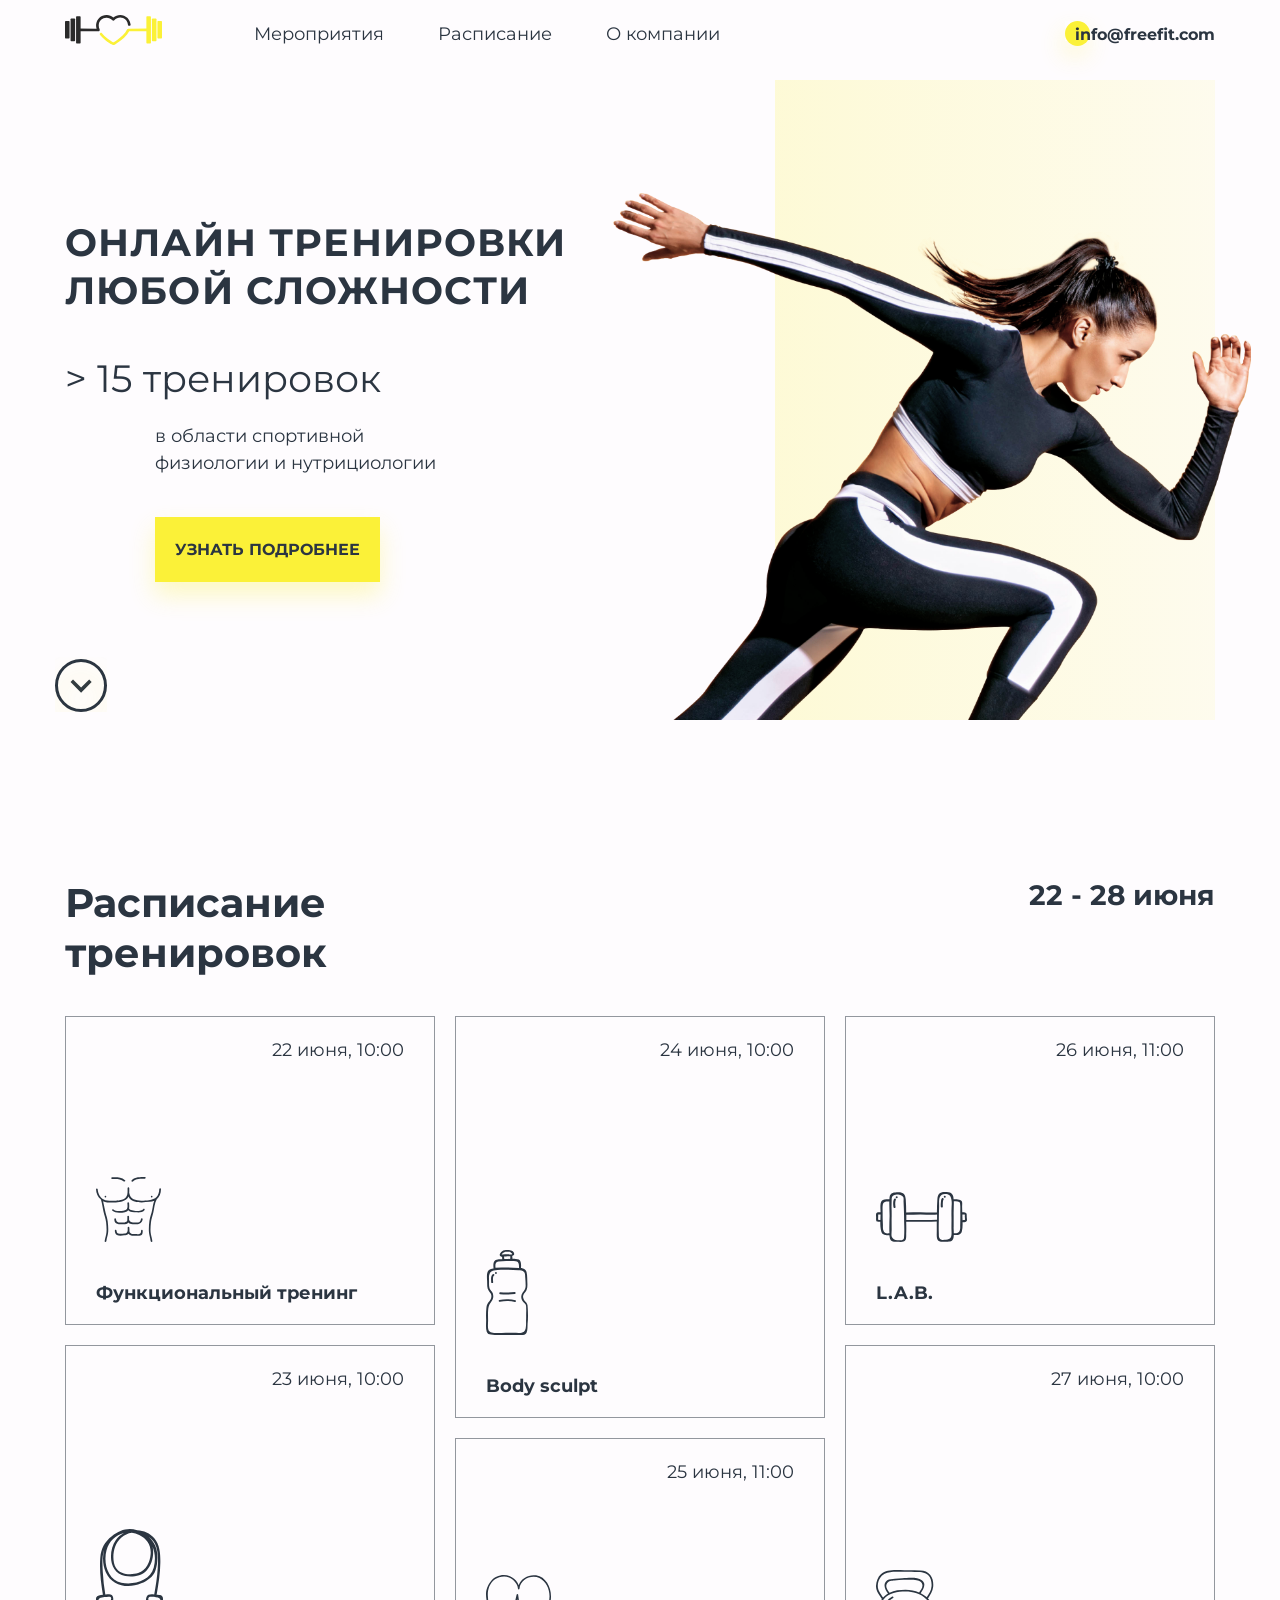
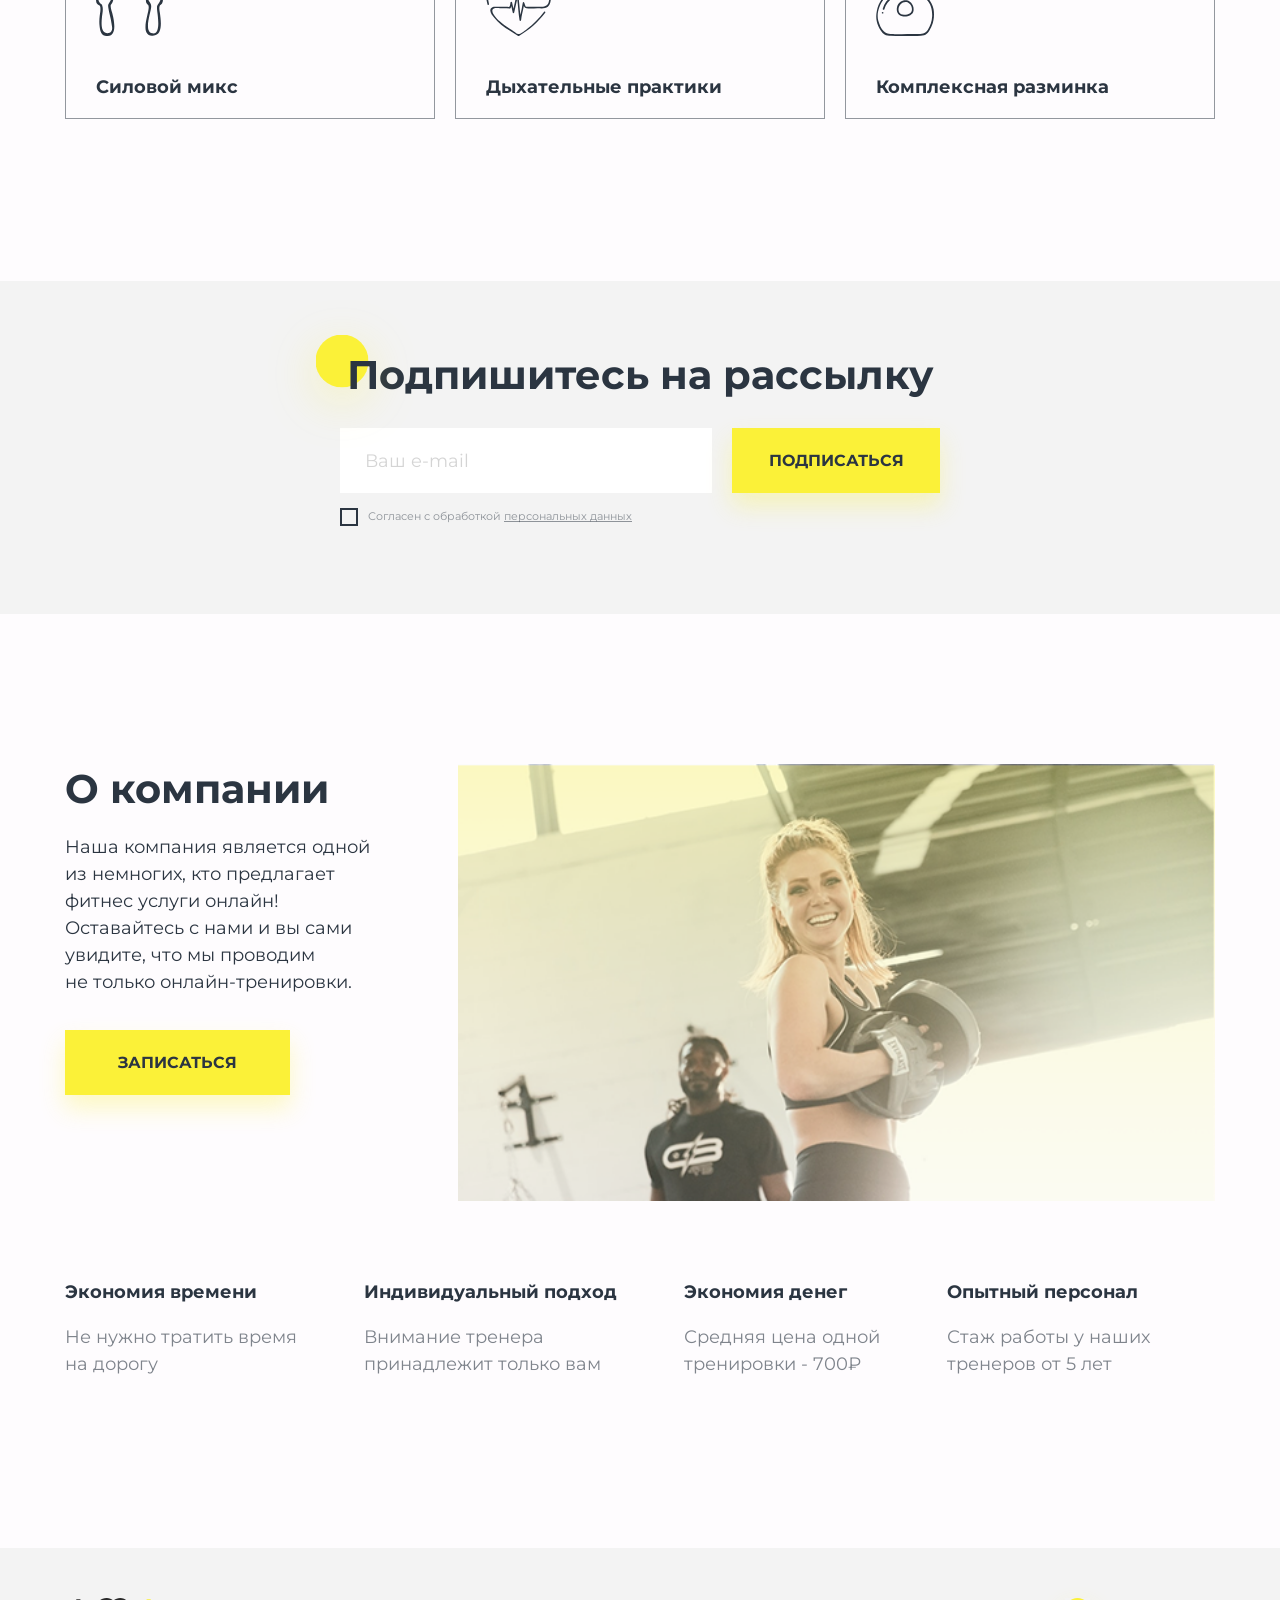
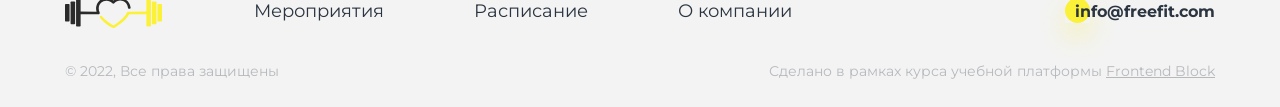
<file: freefit/index.html>
<!DOCTYPE html>
<html lang="en">
  <head>
    <meta charset="UTF-8" />
    <meta name="viewport" content="width=device-width, initial-scale=1.0" />
    <link rel="stylesheet" href="./css/style.css" />
    <script type="module" src="./js/script.js" defer></script>
    <link rel="shortcut icon" href="./images/favicon.png" type="image/x-icon">
    <title>FreeFit</title>
  </head>
  <body>
    <header class="header">
      <div class="container">
        <div class="header__wrapper">
          <a href="./index.html" class="logo">
            <img src="./images/logo.svg" alt="" class="logo-img" />
          </a>
          <button class="burger-btn">
            <span class="burger-btn-icon"></span>
            <span class="burger-btn-icon"></span>
            <span class="burger-btn-icon"></span>
          </button>
          <nav class="menu">
            <ul class="menu-list">
              <li class="menu-list__item">
                <a href="" class="menu-list__link">Мероприятия</a>
              </li>
              <li class="menu-list__item">
                <a href="" class="menu-list__link">Расписание</a>
              </li>
              <li class="menu-list__item">
                <a href="" class="menu-list__link">О компании</a>
              </li>
            </ul>
          </nav>

          <a href="mailto:info@freefit.com" class="header-link"
            >info@freefit.com</a
          >
        </div>
      </div>
    </header>
    <main class="main">
      <section class="hero">
        <div class="container hero__container">
          <div class="hero__info">
            <h1 class="hero__title">онлайн тренировки <br />любой сложности</h1>
            <h2 class="hero__subtitle">&gt; 15 тренировок</h2>
            <p class="hero__text">
              в области спортивной<br />
              физиологии и нутрициологии
            </p>
            <button class="button hero__button">Узнать подробнее</button>
            <a href="#schedule" class="hero__anchor">
              <img src="./images/arrow.svg" alt="" class="hero__anchor-img" />
            </a>
          </div>

          <div class="hero-bg"></div>
          <img src="./images/hero-image.png" class="hero-img" />
        </div>
      </section>

      <section class="schedule" id="schedule">
        <div class="container schedule__container">
          <div class="schedule__title">
            <h1>Расписание <br />тренировок</h1>
            <h2>22 - 28 июня</h2>
          </div>
          <div class="schedule__cards">
            <div class="schedule__card">
              <p class="schedule__card-date">22 июня, 10:00</p>
              <div class="schedule__card-main">
                <img
                  src="./images/body.svg"
                  alt=""
                  class="schedule__card-img"
                />
                <h2 class="schedule__card-title">Функциональный тренинг</h2>
              </div>
            </div>
            <div class="schedule__card">
              <p class="schedule__card-date">24 июня, 10:00</p>
              <div class="schedule__card-main">
                <img
                  src="./images/bottle.svg"
                  alt=""
                  class="schedule__card-img"
                />
                <h2 class="schedule__card-title">Body sculpt</h2>
              </div>
            </div>
            <div class="schedule__card">
              <p class="schedule__card-date">26 июня, 11:00</p>
              <div class="schedule__card-main">
                <img
                  src="./images/dumbbell.svg"
                  alt=""
                  class="schedule__card-img"
                />
                <h2 class="schedule__card-title">L.A.B.</h2>
              </div>
            </div>
            <div class="schedule__card">
              <p class="schedule__card-date">23 июня, 10:00</p>
              <div class="schedule__card-main">
                <img
                  src="./images/jump.svg"
                  alt=""
                  class="schedule__card-img"
                />
                <h2 class="schedule__card-title">Силовой микс</h2>
              </div>
            </div>
            <div class="schedule__card">
              <p class="schedule__card-date">25 июня, 11:00</p>
              <div class="schedule__card-main">
                <img
                  src="./images/heart.svg"
                  alt=""
                  class="schedule__card-img"
                />
                <h2 class="schedule__card-title">Дыхательные практики</h2>
              </div>
            </div>
            <div class="schedule__card">
              <p class="schedule__card-date">27 июня, 10:00</p>
              <div class="schedule__card-main">
                <img
                  src="./images/weight.svg"
                  alt=""
                  class="schedule__card-img"
                />
                <h2 class="schedule__card-title">Комплексная разминка</h2>
              </div>
            </div>
          </div>
        </div>
      </section>

      <section class="mailing">
        <div class="container mailing__container">
          <h1 class="mailing__title">
            <span class="mailing__circle">П</span>одпишитесь на&nbsp;рассылку
          </h1>
          <form action="#" class="mailing__form-input">
            <div class="mailing__form-container">
              <div class="inputs">
                <input type="email" id="input" placeholder="Ваш e-mail" />
                <button class="button mailing__button">ПОДПИСАТЬСЯ</button>
              </div>
              <div class="checkbox-input">
                <label class="custom-checkbox">
                  <input type="checkbox" />
                  <span class="checkmark"></span>
                  <p>Согласен с обработкой <span>персональных данных</span></p>
                </label>
              </div>
            </div>
          </form>
        </div>
      </section>
      <section class="about">
        <div class="container about__container">
          <div class="about__main">
            <div class="about__info">
              <h1 class="about__info-title">О компании</h1>
              <p class="about__info-text">
                Наша компания является одной из немногих, кто предлагает фитнес
                услуги онлайн! Оставайтесь с&nbsp;нами и вы сами увидите, что мы
                проводим не&nbsp;только онлайн-тренировки.
              </p>
              <button class="button about__info-button">Записаться</button>
            </div>
            <img
              src="./images/about-image.png"
              alt=""
              class="about__info-img"
            />
          </div>
          <div class="about__pluses">
            <div class="about__pluses-card">
              <h2 class="about__pluses-title">Экономия времени</h2>
              <p class="about__pluses-text">Не нужно тратить время <br>на дорогу</p>
            </div>
            <div class="about__pluses-card">
              <h2 class="about__pluses-title">Индивидуальный подход</h2>
              <p class="about__pluses-text">
                Внимание тренера<br> принадлежит только вам
              </p>
            </div>
            <div class="about__pluses-card">
              <h2 class="about__pluses-title">Экономия денег</h2>
              <p class="about__pluses-text">
                Средняя цена одной <br>тренировки - 700₽
              </p>
            </div>
            <div class="about__pluses-card">
              <h2 class="about__pluses-title">Опытный персонал</h2>
              <p class="about__pluses-text">
                Стаж работы у наших <br>тренеров от 5 лет
              </p>
            </div>
          </div>
        </div>
      </section>
    </main>
    <footer class="footer">
      <div class="container footer__container">
        <div class="footer__wrapper">
          <a href="./index.html" class="logo">
            <img src="./images/logo.svg" alt="" class="logo-img" />
          </a>

          <nav class="footer__menu">
            <ul class="footer__menu-list">
              <li class="footer__menu-list__item">
                <a href="" class="footer__menu-list__link">Мероприятия</a>
              </li>
              <li class="footer__menu-list__item">
                <a href="" class="footer__menu-list__link">Расписание</a>
              </li>
              <li class="footer__menu-list__item">
                <a href="" class="footer__menu-list__link">О компании</a>
              </li>
            </ul>
          </nav>
          <a href="mailto:info@freefit.com" class="footer__link"
            >info@freefit.com</a
          >
        </div>
        <div class="copyright">
          <p>© 2022, Все права защищены</p>
          <p>
            Сделано в рамках курса учебной платформы <span>Frontend Block</span>
          </p>
        </div>
      </div>
    </footer>
  </body>
</html>
</file>
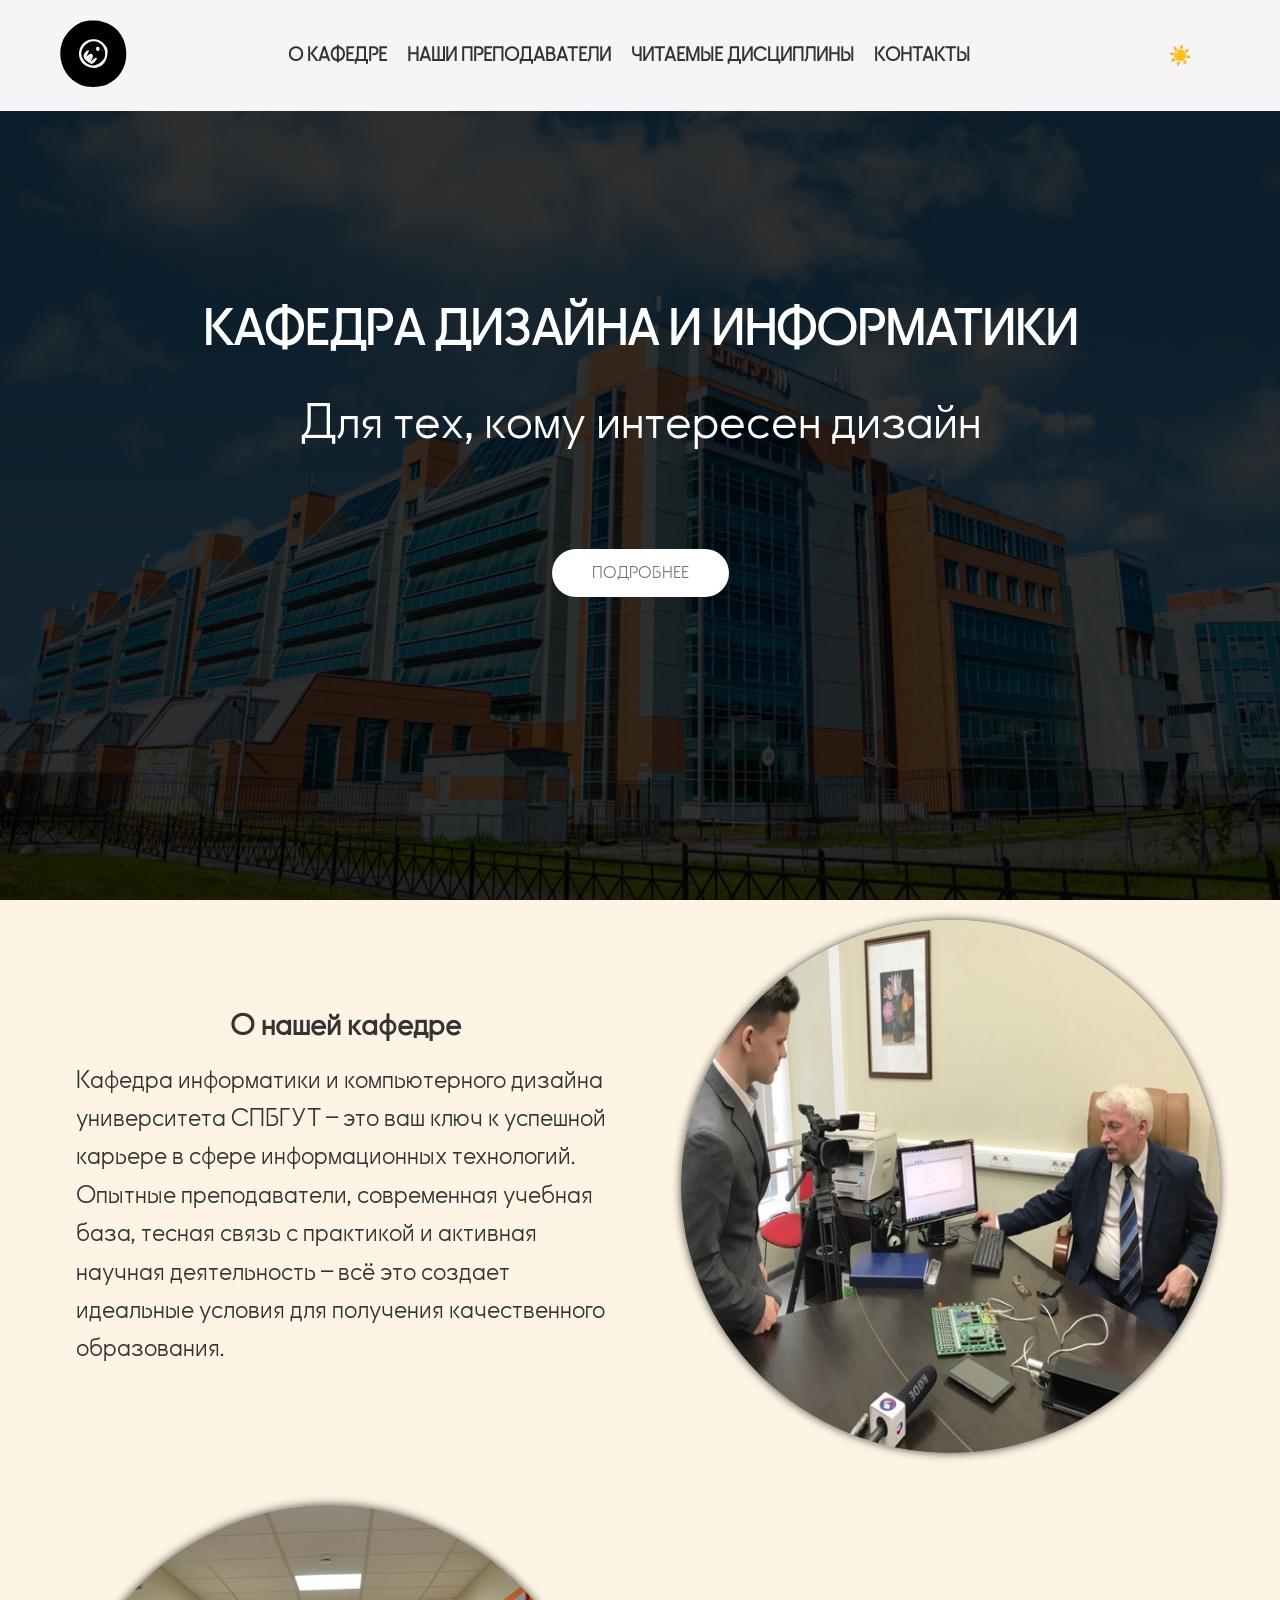
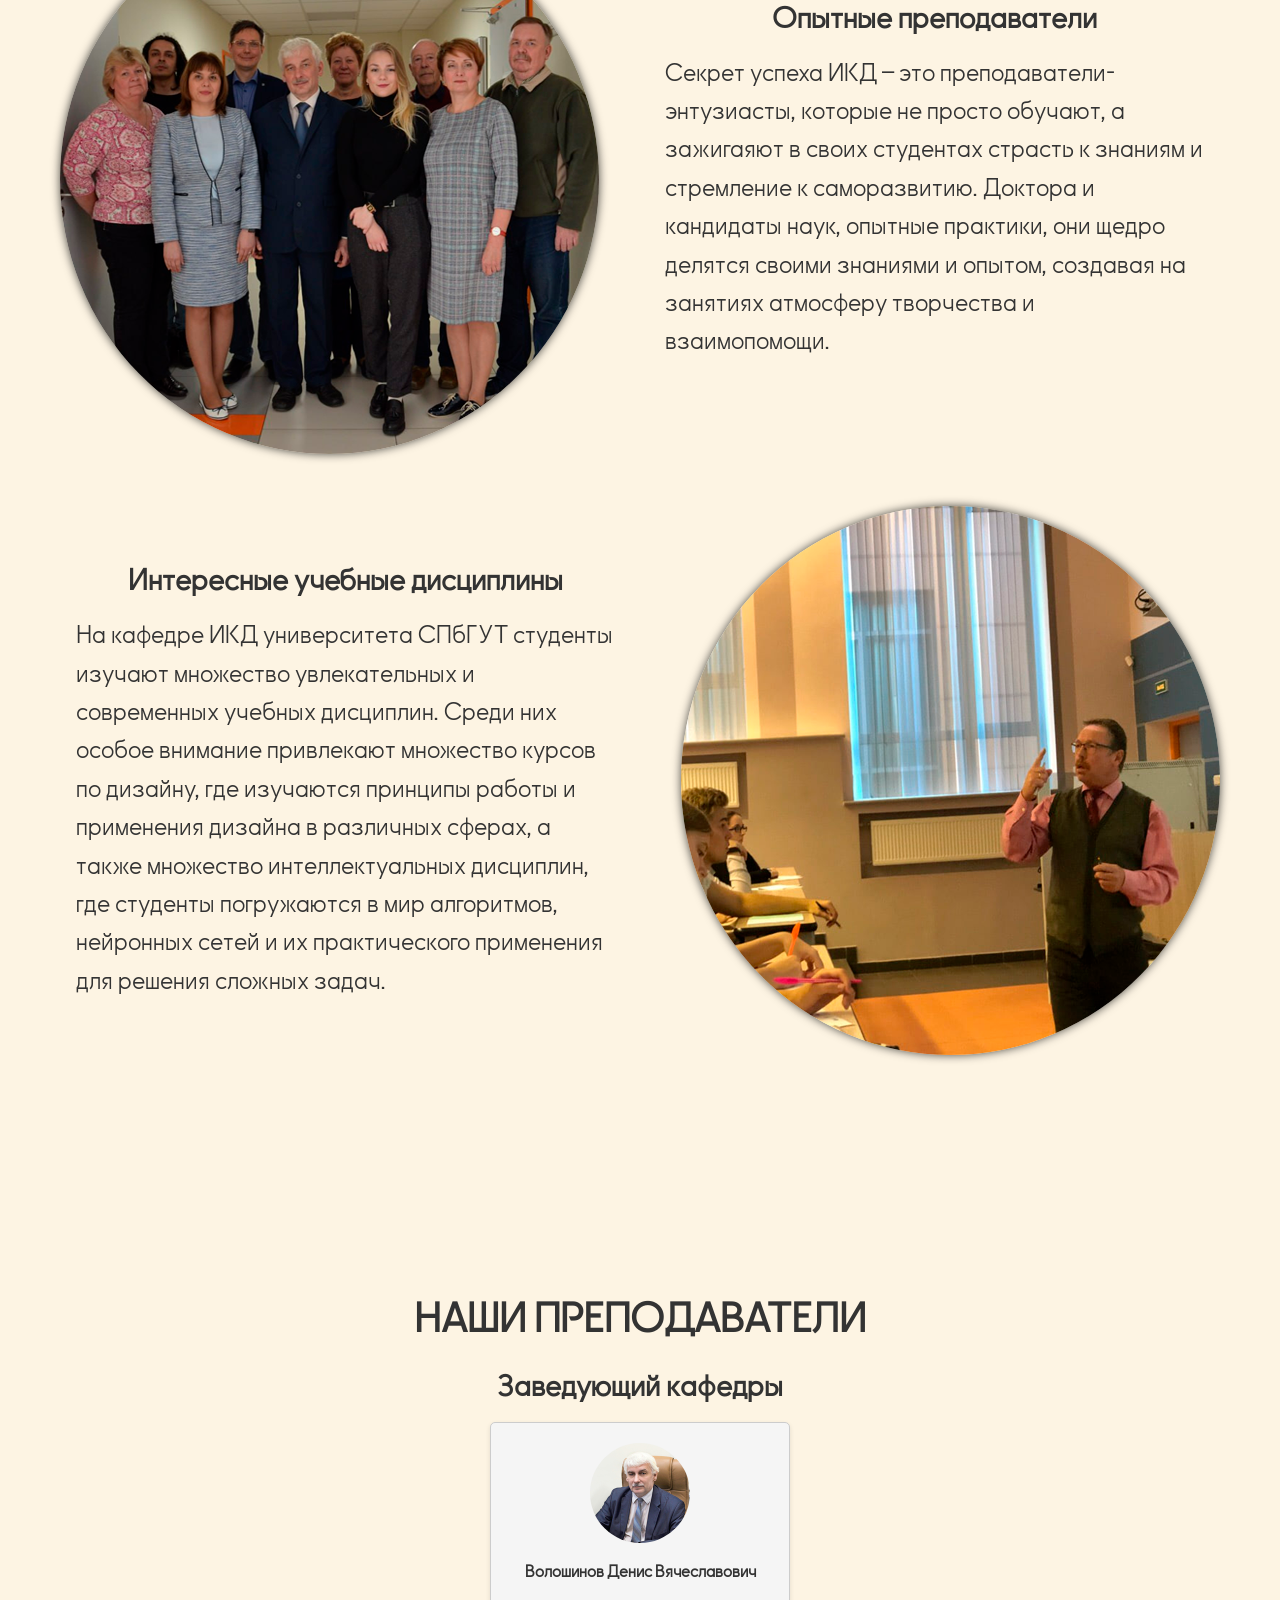
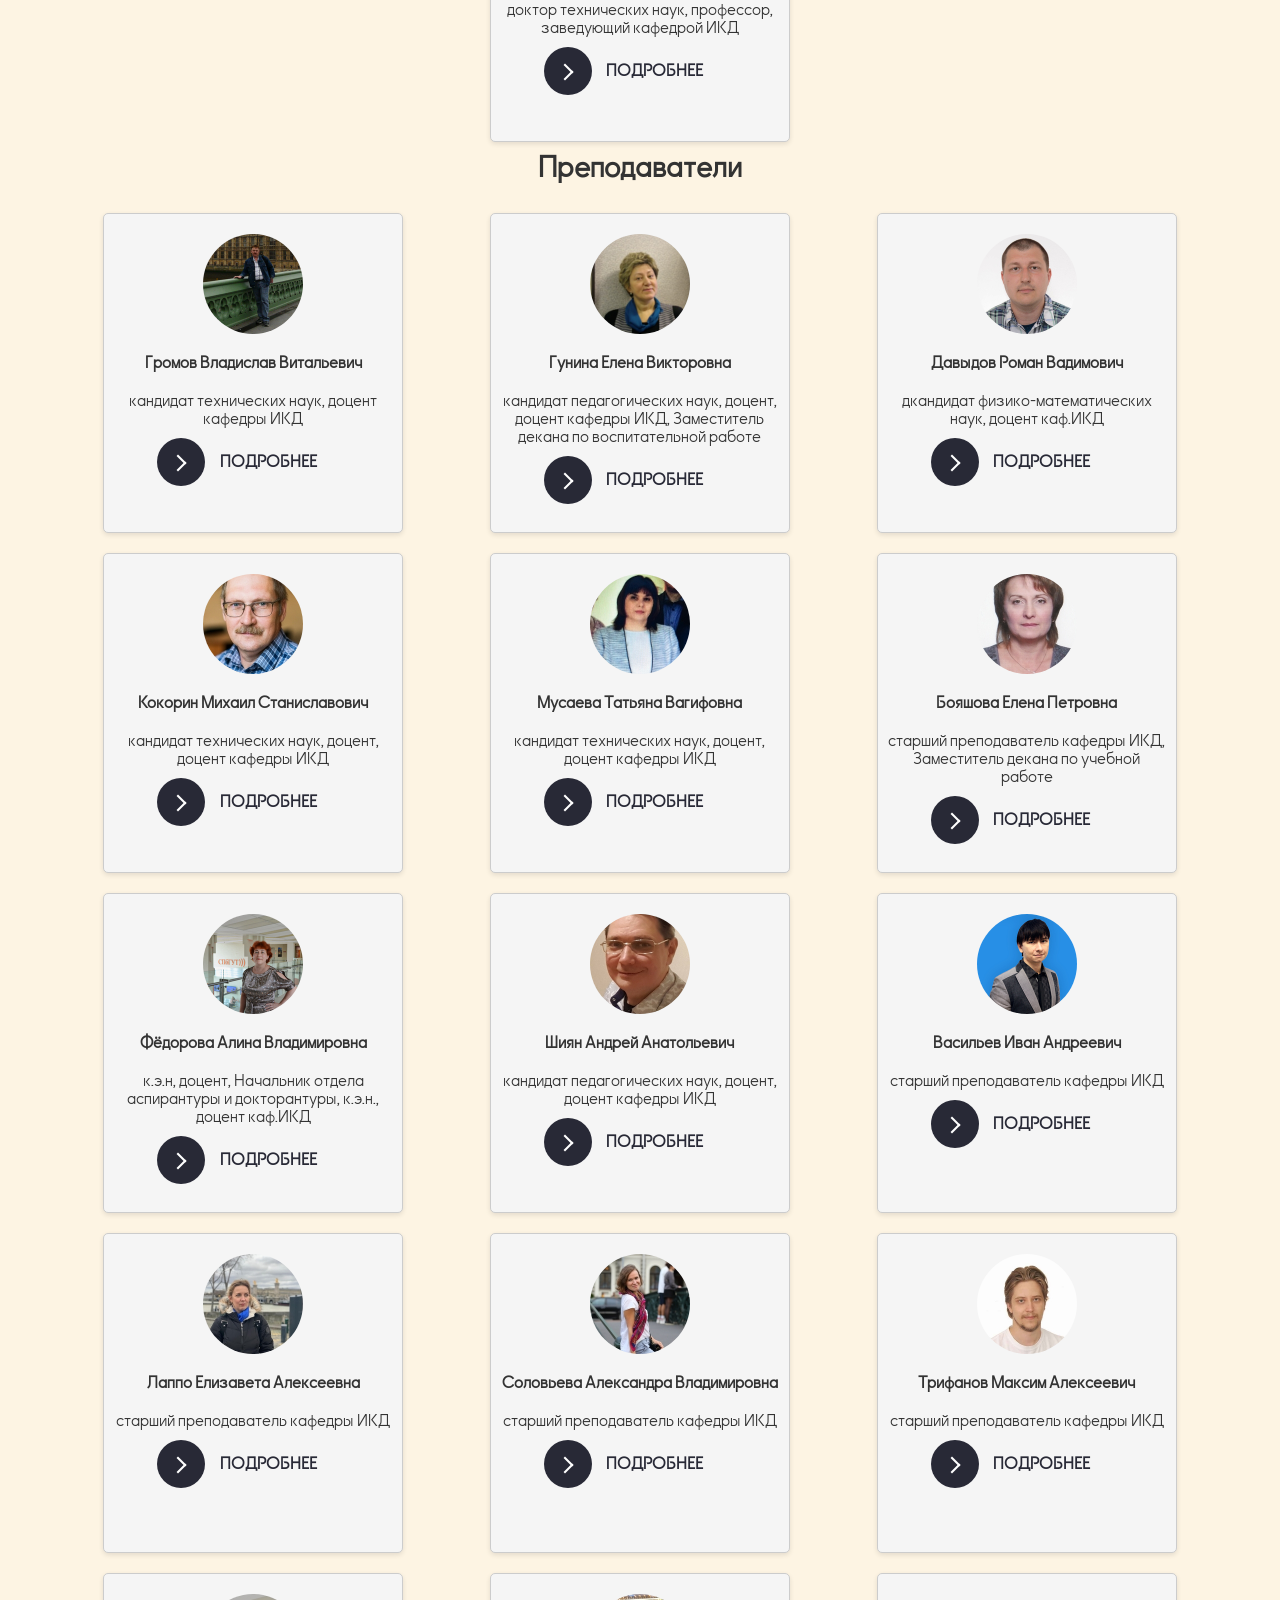
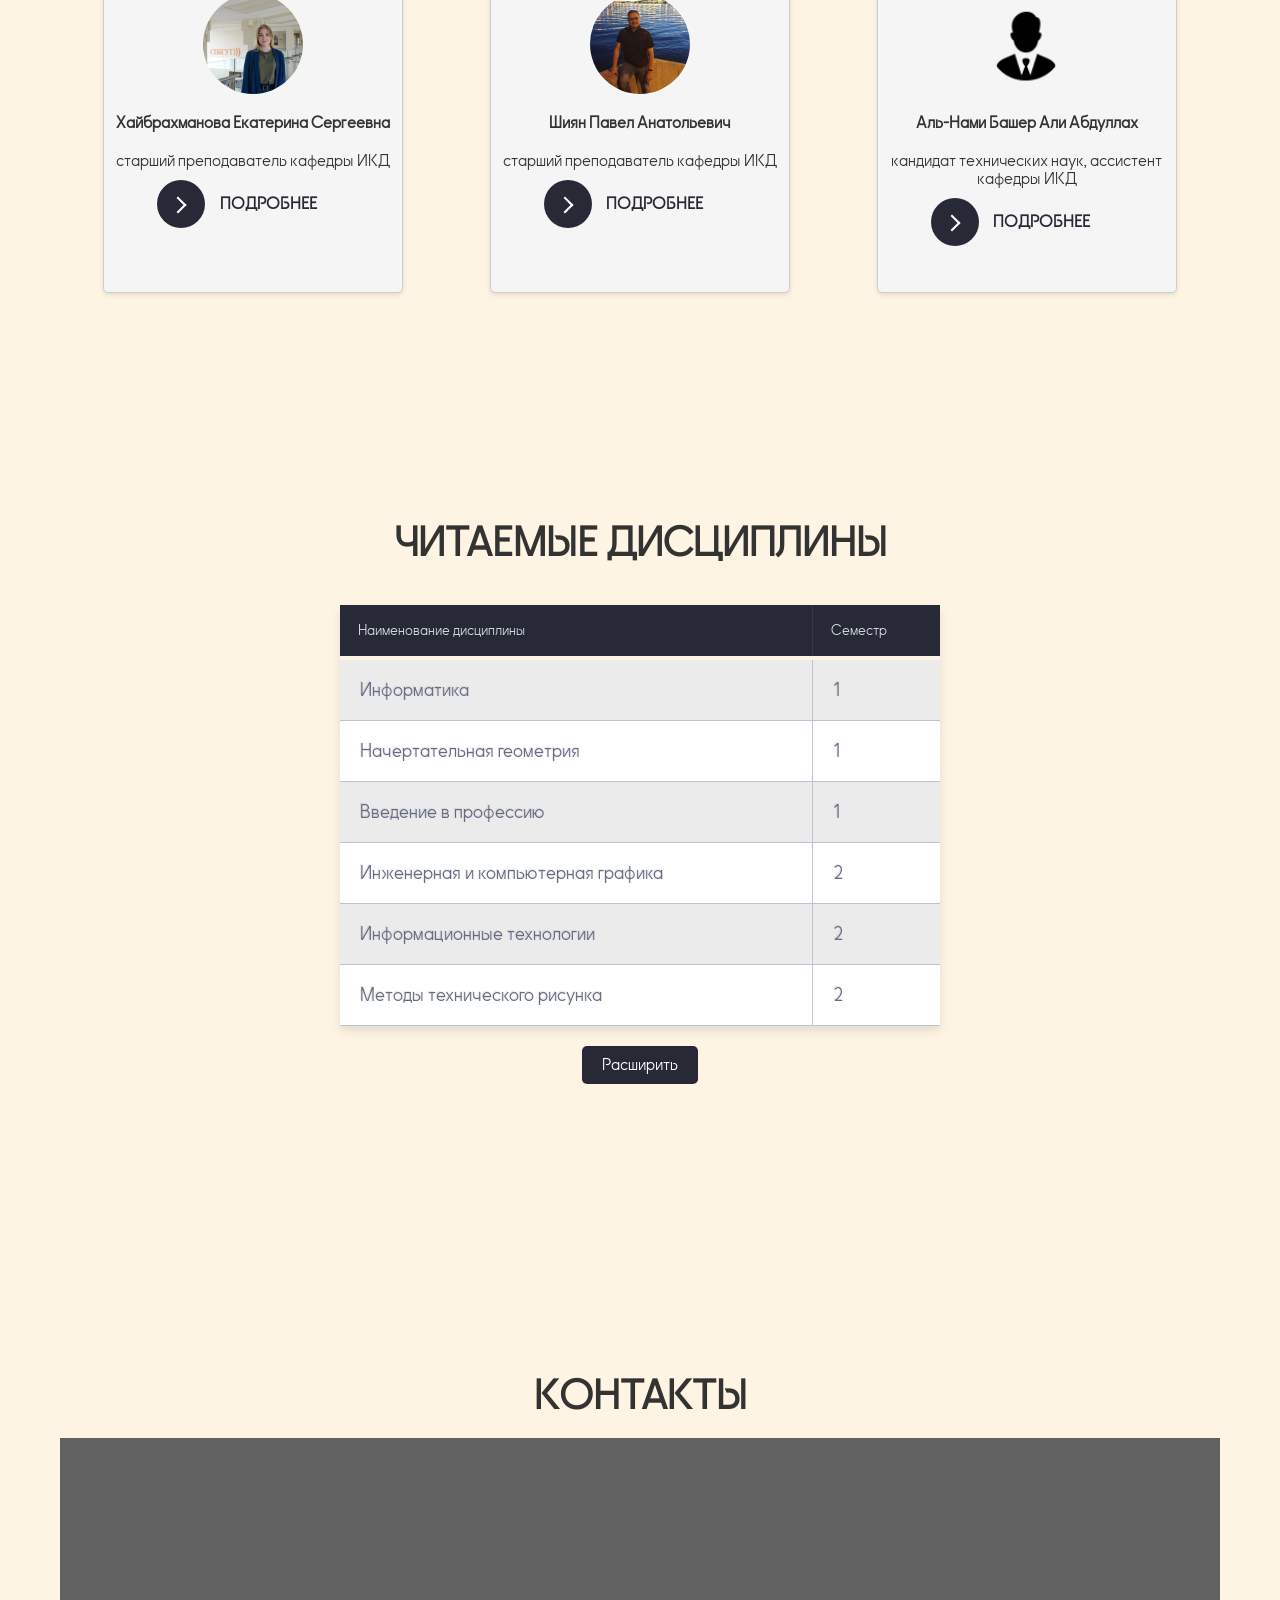
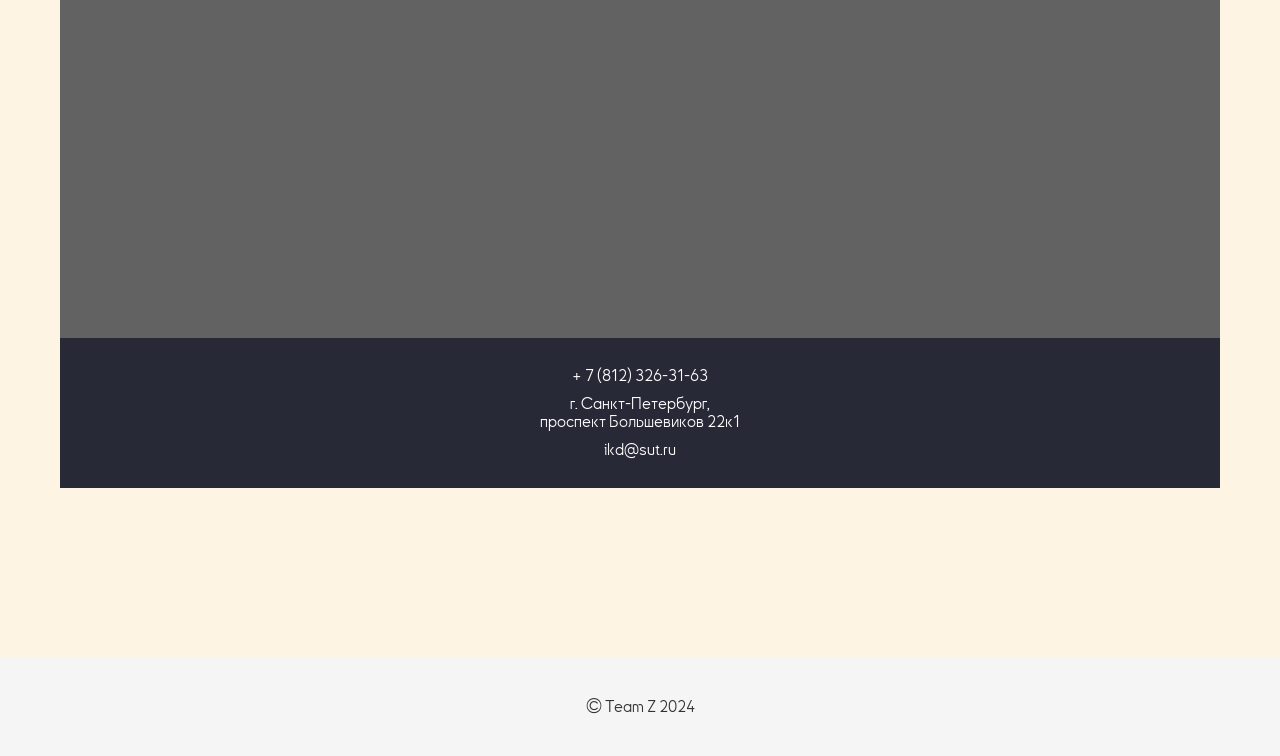
<file: sbpsut/index.html>
<!DOCTYPE html>
<html lang="ru">
<head>
    <meta charset="UTF-8">
    <meta name="viewport" content="width=device-width, initial-scale=1.0">
    <title>Кафедра ИКД</title>
    <link rel="icon" type="image/png" href="./img/logo-white.png">

    <link href="//maxcdn.bootstrapcdn.com/font-awesome/4.1.0/css/font-awesome.min.css" rel="stylesheet">
    <link rel="stylesheet" href="style.css">
    <script src="https://ajax.googleapis.com/ajax/libs/jquery/3.6.0/jquery.min.js"></script>

    <script src="script.js" defer></script>
</head>
<body>

    <div class="wrapper">
        <header class="header">
            <div class="container">
                <div class="header__inner">
                    <a href="#" class="logo">
                        <img src="./img/logo-black.svg" alt="Логотип кафедры">
                      </a>
                    <button class="burger-menu">
                        <span></span>
                        <span></span>
                        <span></span>
                    </button>
                    <nav class="menu">
                        <ul class="menu__list">
                            <li class="menu__list-item"><a class="menu__list-link" href="#about">О кафедре</a></li>
                            <li class="menu__list-item"><a class="menu__list-link" href="#teachers">Наши преподаватели</a></li>
                            <li class="menu__list-item"><a class="menu__list-link" href="#disciplines">Читаемые дисциплины</a></li>
                            <li class="menu__list-item"><a class="menu__list-link" href="#contacts">Контакты</a></li>
                        </ul>
                    </nav>
                    <button class="theme-toggle" onclick="toggleTheme()">
                        <span class="sun-icon">☀️</span>
                        <span class="moon-icon">🌙</span>
                    </button>
                </div>
            </div>
        </header>
    
        <main>
            <section class="happiness-section">
                <div class="content1" style="text-align: center; margin: 0 auto;">
                    <h2 style="text-transform: uppercase;color: white; text-align: center; margin: 0 auto; font-size: 48px; padding-bottom: 40px;">Кафедра дизайна и информатики</h2>
                    <p style="color: white; margin-bottom: 100px; font-size: 48px; line-height: normal;">Для тех, кому интересен дизайн</p>
                        <a href="#about" class="menu__list-link btn btn-white btn-animate">Подробнее</a>
                </div>
            </section>
    
            <section id="about" style="padding-bottom: 150px;">
                <div class="container" >
                    
            
                    <div class="section" style="text-align: left; gap: 50px;">
                        <div class="section-content">
                    
                            <h2>О нашей кафедре</h2>
                            <p style="text-align: left; font-size: 24px;">Кафедра информатики и компьютерного дизайна университета СПБГУТ – это ваш ключ к успешной карьере в сфере информационных технологий. Опытные преподаватели, современная учебная база, тесная связь с практикой и активная научная деятельность – всё это создает идеальные условия для получения качественного образования.</p>
                        </div>
                        <div class="section-image">
                            <img src="img/about-1.jpg" alt="О кафедре" style="position: relative;">
                            
                        </div>
                    </div>
            
                    <div class="section" style="text-align: left; gap: 50px;">
                        <div class="section-content">
                            <h2>Опытные преподаватели</h2>
                            <p style="text-align: left; font-size: 24px;">Секрет успеха ИКД – это преподаватели-энтузиасты, которые не просто обучают, а зажигаяют в своих студентах страсть к знаниям и стремление к саморазвитию.

                                Доктора и кандидаты наук, опытные практики, они щедро делятся своими знаниями и опытом, создавая на занятиях атмосферу творчества и взаимопомощи.</p>
                        </div>
                        <div class="section-image">
                            <img src="./img/about-222.png" alt="">
                        </div>
                    </div>
            
                    <div class="section" style="text-align: left; gap: 50px;">
                        <div class="section-content">
                            <h2>Интересные учебные дисциплины</h2>
                            <p style="text-align: left; font-size: 24px;">
                                На кафедре ИКД университета СПбГУТ студенты изучают множество увлекательных и современных учебных дисциплин. Среди них особое внимание привлекают множество курсов по дизайну, где изучаются принципы работы и применения дизайна в различных сферах, а также множество интеллектуальных дисциплин, где студенты погружаются в мир алгоритмов, нейронных сетей и их практического применения для решения сложных задач.</p>
                        </div>
                        <div class="section-image">
                            <img src="./img/about-33.png" alt="">
                        </div>
                    </div>
                </div>
            </section>

    
            <section id="teachers" class="section" style="padding-bottom: 150px;">
                <div class="container">
                    <h1 style="text-align: center; text-transform: uppercase; padding-bottom: 30px;" class="teachers-title">Наши преподаватели</h1>
                    <h2 class="teacher-title2">Заведующий кафедры</h2>
                    <div class="card-container">
                        <img class="profile-image" src="./img/teachers/Voloshinov.jpg"" alt="Profile 1">
                        <div class="name">Волошинов Денис Вячеславович </div>
                        <div class="description">доктор технических наук, профессор, заведующий кафедрой ИКД</div>
                        <dialog>
                            <div class="content">
                                <img src="./img/teachers/Voloshinov.jpg" alt="Profile 1">
                                <div>
                                    <h3>Волошинов Денис Вячеславович </h3>
                                    <p>Адрес: пр. Большевиков, д. 22/1, каб. 234/2
                                    </p>
                                    <p>Телефон: +7 (812) 326-31-63, доб. 2131</p>
                                    <p>Email: voloshinov.dv@sut.ru</p>
                                </div>
                            </div>
                            <button class="close-button" aria-label="Закрыть">×</button>                        </dialog>
                            <button class="learn-more">
                                <span class="circle" aria-hidden="true">
                                  <span class="icon arrow"></span>
                                </span>
                                <span class="open-button button-text">Подробнее</span>
                              </button>
                    </div>
                    <h2 class="teacher-title2">Преподаватели</h2>
                    <div class="educator">
                        <div class="card-container">
                            <img class="profile-image" src="./img/teachers/Gromov.jpg"" alt="Profile 1">
                            <div class="name">Громов Владислав Витальевич </div>
                            <div class="description">кандидат технических наук, доцент кафедры ИКД
                            </div>
                            <dialog>
                                <div class="content">
                                    <img src="./img/teachers/Gromov.jpg" alt="Profile 1">
                                    <div>
                                        <h3>Громов Владислав Витальевич
                                        </h3>
                                        
                                        <p>Email: gromov2.vv@sut.ru</p>
                                    </div>
                                </div>
                                <button class="close-button" aria-label="Закрыть">×</button>                        </dialog>
                                <button class="learn-more">
                                    <span class="circle" aria-hidden="true">
                                      <span class="icon arrow"></span>
                                    </span>
                                    <span class="open-button button-text">Подробнее</span>
                                  </button>
                        </div>
                        <div class="card-container">
                            <img class="profile-image" src="./img/teachers/Gunina.png"" alt="Profile 1">
                            <div class="name">Гунина Елена Викторовна
                            </div>
                            <div class="description">кандидат педагогических наук, доцент, доцент кафедры ИКД, Заместитель декана по воспитательной работе
                            </div>
                            <dialog>
                                <div class="content">
                                    <img src="./img/teachers/Gunina.png" alt="Profile 1">
                                    <div>
                                        <h3>Гунина Елена Викторовна
                                        </h3>
                                        <p>Адрес: пр. Большевиков, д. 22, каб. 402/1 <br>
                                            пр. Большевиков, д. 22, каб. 232/2</p>
                                        <p>Телефон: +7 (812) 323-51-76, доб. 1298</p>
                                        <p>Email: gunina.ev@sut.ru</p>
                                    </div>
                                </div>
                                <button class="close-button" aria-label="Закрыть">×</button>                        </dialog>
                                <button class="learn-more">
                                    <span class="circle" aria-hidden="true">
                                      <span class="icon arrow"></span>
                                    </span>
                                    <span class="open-button button-text">Подробнее</span>
                                  </button>                        </div>
                        <div class="card-container">
                            <img class="profile-image" src="./img/teachers/Davidov.jpg"" alt="Profile 1">
                            <div class="name">Давыдов Роман Вадимович
                            </div>
                            <div class="description">дкандидат физико-математических наук, доцент каф.ИКД
                            </div>
                            <dialog>
                                <div class="content">
                                    <img src="./img/teachers/Davidov.jpg" alt="Profile 1">
                                    <div>
                                        <h3>Давыдов Роман Вадимович
                                        </h3>
                                        <p>Email: davydov.rv@sut.ru</p>
                                    </div>
                                </div>
                                <button class="close-button" aria-label="Закрыть">×</button>                        </dialog>
                                <button class="learn-more">
                                    <span class="circle" aria-hidden="true">
                                      <span class="icon arrow"></span>
                                    </span>
                                    <span class="open-button button-text">Подробнее</span>
                                  </button>                        </div>
                        <div class="card-container">
                            <img class="profile-image" src="./img/teachers/Kokorin.jpg"" alt="Profile 1">
                            <div class="name">Кокорин Михаил Станиславович
                            </div>
                            <div class="description">кандидат технических наук, доцент, доцент кафедры ИКД
                            </div>
                            <dialog>
                                <div class="content">
                                    <img src="./img/teachers/Kokorin.jpg" alt="Profile 1">
                                    <div>
                                        <h3>Кокорин Михаил Станиславович
                                        </h3>
                                        <p>Адрес: пр. Большевиков, д. 22, каб. 232/2</p>
                                        <p>Email: kokorin@sut.ru</p>
                                    </div>
                                </div>
                                <button class="close-button" aria-label="Закрыть">×</button>                        </dialog>
                                <button class="learn-more">
                                    <span class="circle" aria-hidden="true">
                                      <span class="icon arrow"></span>
                                    </span>
                                    <span class="open-button button-text">Подробнее</span>
                                  </button>                        </div>
                        <div class="card-container">
                            <img class="profile-image" src="./img/teachers/Musaeva.jpg"" alt="Profile 1">
                            <div class="name">Мусаева Татьяна Вагифовна
                            </div>
                            <div class="description">кандидат технических наук, доцент, доцент кафедры ИКД
                            </div>
                            <dialog>
                                <div class="content">
                                    <img src="./img/teachers/Musaeva.jpg" alt="Profile 1">
                                    <div>
                                        <h3>Мусаева Татьяна Вагифовна
                                        </h3>
                                        <p>Адрес: пр. Большевиков, д. 22, каб. 232/2
                                        </p>
                                        <p>Email: musaevatv@sut.ru</p>
                                    </div>
                                </div>
                                <button class="close-button" aria-label="Закрыть">×</button>                        </dialog>
                                <button class="learn-more">
                                    <span class="circle" aria-hidden="true">
                                      <span class="icon arrow"></span>
                                    </span>
                                    <span class="open-button button-text">Подробнее</span>
                                  </button>                        </div>
                        <div class="card-container">
                            <img class="profile-image" src="./img/teachers/Boyashova.jpg"" alt="Profile 1">
                            <div class="name">Бояшова Елена Петровна
                            </div>
                            <div class="description">старший преподаватель кафедры ИКД, Заместитель декана по учебной работе
                            </div>
                            <dialog>
                                <div class="content">
                                    <img src="./img/teachers/Boyashova.jpg" alt="Profile 1">
                                    <div>
                                        <h3>Бояшова Елена Петровна
                                        </h3>
                                        <p>Адрес: пр. Большевиков, д. 22, каб. 232/2
                                        </p>
                                        <p>Email: boyashova.ep@sut.ru</p>
                                    </div>
                                </div>
                                <button class="close-button" aria-label="Закрыть">×</button>                        </dialog>
                                <button class="learn-more">
                                    <span class="circle" aria-hidden="true">
                                      <span class="icon arrow"></span>
                                    </span>
                                    <span class="open-button button-text">Подробнее</span>
                                  </button>                        </div>
                        <div class="card-container">
                            <img class="profile-image" src="./img/teachers/Feodorova.jpeg"" alt="Profile 1">
                            <div class="name">Фёдорова Алина Владимировна
                            </div>
                            <div class="description">к.э.н, доцент, Начальник отдела аспирантуры и докторантуры, к.э.н., доцент каф.ИКД</div>
                            <dialog>
                                <div class="content">
                                    <img src="./img/teachers/Feodorova.jpeg" alt="Profile 1">
                                    <div>
                                        <h3>Фёдорова Алина Владимировна
                                        </h3>
                                        <p>Адрес: пр. Большевиков, д. 22, к.1, 372/2
                                        </p>
                                        <p>Email: asp@sut.ru</p>
                                    </div>
                                </div>
                                <button class="close-button" aria-label="Закрыть">×</button>                        </dialog>
                                <button class="learn-more">
                                    <span class="circle" aria-hidden="true">
                                      <span class="icon arrow"></span>
                                    </span>
                                    <span class="open-button button-text">Подробнее</span>
                                  </button>                        </div>
                        <div class="card-container">
                            <img class="profile-image" src="./img/teachers/Shiyan.jpg"" alt="Profile 1">
                            <div class="name">Шиян Андрей Анатольевич
                            </div>
                            <div class="description">кандидат педагогических наук, доцент, доцент кафедры ИКД
                            </div>
                            <dialog>
                                <div class="content">
                                    <img src="./img/teachers/Shiyan.jpg" alt="Profile 1">
                                    <div>
                                        <h3>Шиян Андрей Анатольевич
                                        </h3>
                                        <p>Адрес: пр. Большевиков, д. 22, каб. 232/2
                                        </p>
                                        <p>Email: shiyan.aa@sut.ru</p>
                                    </div>
                                </div>
                                <button class="close-button" aria-label="Закрыть">×</button>                        </dialog>
                                <button class="learn-more">
                                    <span class="circle" aria-hidden="true">
                                      <span class="icon arrow"></span>
                                    </span>
                                    <span class="open-button button-text">Подробнее</span>
                                  </button>                        </div>
                        <div class="card-container">
                            <img class="profile-image" src="./img/teachers/Vasiliev.jpg"" alt="Profile 1">
                            <div class="name">Васильев Иван Андреевич
                            </div>
                            <div class="description">старший преподаватель кафедры ИКД
                            </div>
                            <dialog>
                                <div class="content">
                                    <img src="./img/teachers/Vasiliev.jpg" alt="Profile 1">
                                    <div>
                                        <h3>Васильев Иван Андреевич
                                        </h3>
     
                                        <p>Email: vasilev1.ia@sut.ru</p>
                                    </div>
                                </div>
                                <button class="close-button" aria-label="Закрыть">×</button>                        </dialog>
                                <button class="learn-more">
                                    <span class="circle" aria-hidden="true">
                                      <span class="icon arrow"></span>
                                    </span>
                                    <span class="open-button button-text">Подробнее</span>
                                  </button>                        </div>
                        <div class="card-container">
                            <img class="profile-image" src="./img/teachers/Lappo.jpg"" alt="Profile 1">
                            <div class="name">Лаппо Елизавета Алексеевна
                            </div>
                            <div class="description">старший преподаватель кафедры ИКД
                            </div>
                            <dialog>
                                <div class="content">
                                    <img src="./img/teachers/Lappo.jpg" alt="Profile 1">
                                    <div>
                                        <h3>Лаппо Елизавета Алексеевна
                                        </h3>
                                        <p>Email: lappo.ea@sut.ru</p>
                                    </div>
                                </div>
                                <button class="close-button" aria-label="Закрыть">×</button>                        </dialog>
                                <button class="learn-more">
                                    <span class="circle" aria-hidden="true">
                                      <span class="icon arrow"></span>
                                    </span>
                                    <span class="open-button button-text">Подробнее</span>
                                  </button>                        </div>
                        <div class="card-container">
                            <img class="profile-image" src="./img/teachers/Solovieva.jpg"" alt="Profile 1">
                            <div class="name">Соловьева Александра Владимировна
                            </div>
                            <div class="description">старший преподаватель кафедры ИКД
                            </div>
                            <dialog>
                                <div class="content">
                                    <img src="./img/teachers/Solovieva.jpg" alt="Profile 1">
                                    <div>
                                        <h3>Соловьева Александра Владимировна
                                        </h3>
                                    </div>
                                </div>
                                <button class="close-button" aria-label="Закрыть">×</button>                        </dialog>
                                <button class="learn-more">
                                    <span class="circle" aria-hidden="true">
                                      <span class="icon arrow"></span>
                                    </span>
                                    <span class="open-button button-text">Подробнее</span>
                                  </button>                        </div>
                        <div class="card-container">
                            <img class="profile-image" src="./img/teachers/Trifanov.jpg"" alt="Profile 1">
                            <div class="name">Трифанов Максим Алексеевич
                            </div>
                            <div class="description">старший преподаватель кафедры ИКД
                            </div>
                            <dialog>
                                <div class="content">
                                    <img src="./img/teachers/Trifanov.jpg" alt="Profile 1">
                                    <div>
                                        <h3>Трифанов Максим Алексеевич
                                        </h3>
                                        <p>Адрес: пр. Большевиков, д. 22, каб. 232/2</p>
                                        <p>Email: trifanov.ma@sut.ru</p>
                                    </div>
                                </div>
                                <button class="close-button" aria-label="Закрыть">×</button>                        </dialog>
                                <button class="learn-more">
                                    <span class="circle" aria-hidden="true">
                                      <span class="icon arrow"></span>
                                    </span>
                                    <span class="open-button button-text">Подробнее</span>
                                  </button>                        </div>
                        <div class="card-container">
                            <img class="profile-image" src="./img/teachers/Haibrahmanova.jpg"" alt="Profile 1">
                            <div class="name">Хайбрахманова Екатерина Сергеевна
                            </div>
                            <div class="description">старший преподаватель кафедры ИКД
                            </div>
                            <dialog>
                                <div class="content">
                                    <img src="./img/teachers/Haibrahmanova.jpg" alt="Profile 1">
                                    <div>
                                        <h3>Хайбрахманова Екатерина Сергеевна
                                        </h3>
                                        <p>Email: esh@sut.ru</p>
                                    </div>
                                </div>
                                <button class="close-button" aria-label="Закрыть">×</button>                        </dialog>
                                <button class="learn-more">
                                    <span class="circle" aria-hidden="true">
                                      <span class="icon arrow"></span>
                                    </span>
                                    <span class="open-button button-text">Подробнее</span>
                                  </button>                        </div>
                        <div class="card-container">
                            <img class="profile-image" src="./img/teachers/ShiyanP.jpg"" alt="Profile 1">
                            <div class="name">Шиян Павел Анатольевич
                            </div>
                            <div class="description">старший преподаватель кафедры ИКД
                            </div>
                            <dialog>
                                <div class="content">
                                    <img src="./img/teachers/ShiyanP.jpg" alt="Profile 1">
                                    <div>
                                        <h3>Шиян Павел Анатольевич
                                        </h3>
                                        <p>Email: shiyan.pa@sut.ru</p>
                                    </div>
                                </div>
                                <button class="close-button" aria-label="Закрыть">×</button>                        </dialog>
                                <button class="learn-more">
                                    <span class="circle" aria-hidden="true">
                                      <span class="icon arrow"></span>
                                    </span>
                                    <span class="open-button button-text">Подробнее</span>
                                  </button>                        </div>
                        <div class="card-container">
                            <img class="profile-image" src="./img/teachers/Al-Nami.png"" alt="Profile 1" style="filter: brightness(0);">
                            <div class="name">Аль-Нами Башер Али Абдуллах
                            </div>
                            <div class="description">кандидат технических наук, ассистент кафедры ИКД
                            </div>
                            <dialog>
                                <div class="content">
                                    <img src="./img/teachers/Al-Nami.png" alt="Profile 1" style="filter: brightness(0);">
                                    <div>
                                        <h3>Аль-Нами Башер Али Абдуллах
                                        </h3>
                                        <p>Email: al-nami.baa@sut.ru</p>
                                    </div>
                                </div>
                                <button class="close-button" aria-label="Закрыть">×</button>                        </dialog>
                                <button class="learn-more">
                                    <span class="circle" aria-hidden="true">
                                      <span class="icon arrow"></span>
                                    </span>
                                    <span class="open-button button-text">Подробнее</span>
                                  </button>                        </div>
                    </div>
                </div>
            </section>

            <section class="disciplines" id="disciplines" style="padding-bottom: 250px;">
                <h1 class="teachers-title" style="text-align: center; text-transform: uppercase;">Читаемые дисциплины</h1>
                <div class="container">
                    <table class="table-fill">
                        <thead>
                          <tr>
                            <th class="text-left">Наименование дисциплины</th>
                            <th class="text-left">Семестр</th>
                          </tr>
                        </thead>
                        <tbody class="table-hover">
                          <tr>
                            <td class="text-left">Информатика</td>
                            <td class="text-left">1</td>
                          </tr>
                          <tr>
                            <td class="text-left">Начертательная геометрия</td>
                            <td class="text-left">1</td>
                          </tr>
                          <tr>
                            <td class="text-left">Введение в профессию</td>
                            <td class="text-left">1</td>
                          </tr>
                          <tr>
                            <td class="text-left">Инженерная и компьютерная графика</td>
                            <td class="text-left">2</td>
                          </tr>
                          <tr>
                            <td class="text-left">Информационные технологии</td>
                            <td class="text-left">2</td>
                          </tr>
                          <tr>
                            <td class="text-left">Методы технического рисунка
                            </td>
                            <td class="text-left">2</td>
                          </tr>
                          <tr class="hidden-row">
                            <td class="text-left">Эскизирование и макетирование
                            </td>
                            <td class="text-left">3</td>
                          </tr>
                          <tr class="hidden-row">
                              <td class="text-left">Эргономика и дизайн графических интерфейсов
                            </td>
                              <td class="text-left">3</td>
                          </tr>
                          <tr class="hidden-row">
                            <td class="text-left">Эргономика и дизайн графических интерфейсов
                          </td>
                            <td class="text-left">3</td>
                        </tr>
                        <tr class="hidden-row">
                            <td class="text-left">Моделирование архитектуры игровых программных средств и симуляторов
                          </td>
                            <td class="text-left">3</td>
                        </tr>
                          <tr class="hidden-row">
                              <td class="text-left">Цветоведение</td>
                              <td class="text-left">4</td>
                          </tr>
                          <tr class="hidden-row">
                              <td class="text-left">Методы графического дизайна
                            </td>
                              <td class="text-left">4</td>
                          </tr>
                        </tbody>
                      </table>
                      
                      <button class="expand-btn">Расширить</button>
                      <button class="collapse-btn">Уменьшить</button>
                </div>
            </section>
                    
                
            <section class="section-map">
                <div class="container" id="contacts">
                
                    <div class="section-map__title" style="text-align: center;">
                        <h1 style="text-transform: uppercase ; margin-bottom: 20px;" class="teachers-title">Контакты</h1>
                      </div>
            
                  <div class="section-map__map">
                    <div class="map" id="map"></div>
                  </div>
                  <div class="contacts__left" style="text-align: center;">
                    <a href="tel:78123263163" style="text-decoration: none; color: #fff;" >+ 7 (812) 326-31-63</a>
                    <p class="contacts-address" style="color: #fff; text-align: center; padding-bottom: 10px; padding-top: 10px;" >г. Санкт-Петербург,<br> проспект Большевиков 22к1</p>
                    <a href="mailto:ikd@sut.ru" style="text-decoration: none; color: #fff;"  >ikd@sut.ru</a>

                </div>
                </div>
              </section>
        </main>
    
        <footer style="margin-top: 150px;">
            <div class="container">
                <p>© Team Z 2024</p>
            </div>
        </footer>
    
    </div>
    <script
      src="https://api-maps.yandex.ru/2.1/?apikey=4f537583-9ef9-4998-a98b-9a6ee160a9d3&lang=ru_RU"
      type="text/javascript"
    ></script>
</body>
</html>
</file>
<file: freefit/css/style.css>
@import url(https://fonts.googleapis.com/css?family=Montserrat:regular,500,600,700,800,900);

*,
*::after,
*::before {
  margin: 0;
  padding: 0;
  box-sizing: border-box;
}

:root {
  --dark: #2b3541;
  --yellow: #fbf138;
  --gray: #f3f3f3;
  --font-family: "Montserrat", sans-serif;
}

html {
  scroll-behavior: smooth;
}

body {
  font-family: var(--font-family);
  color: var(--dark);
  font-weight: 400;
  font-size: 18px;
  line-height: 150%;
  background-color: #fefcfe;
  height: 100vh;
  display: flex;
  flex-direction: column;
}

ul {
  list-style-type: none;
}

a {
  color: var(--dark);
  text-decoration: none;
}

.main {
  flex-grow: 1;
}

.container {
  max-width: 1170px;
  margin: 0 auto;
  padding: 0 10px;
}

.button {
  width: 100%;
  cursor: pointer;
  font-family: var(--font-family);
  border: none;
  width: 225px;
  height: 65px;
  box-shadow: 0 13px 24px 0 rgba(251, 241, 56, 0.3);
  background: var(--yellow);
  font-weight: 700;
  font-size: 16px;
  text-transform: uppercase;
  text-align: center;
  color: var(--dark);
  transition: all 0.2s ease-in;
}

.button:hover {
  box-shadow: 0 13px 24px 0 rgba(43, 53, 65, 0.2);
  background: var(--dark);
  color: var(--yellow);
}

.header {
  padding-top: 15px;
  padding-bottom: 27px;
  .menu-list {
    display: flex;
    column-gap: 54px;
  }
  .header__wrapper {
    display: flex;
    align-items: center;
  }

  .header-link {
    margin-left: auto;
    font-weight: 700;
    position: relative;
    font-size: 16px;
  }
  .header-link::after {
    content: url(../images/circle.svg);
    position: absolute;
    left: -10px;
    z-index: -1;
    width: 20px;
    height: 20px;
    box-shadow: 0 13px 24px 0 rgba(251, 241, 56, 0.3);
  }
  .burger-btn {
    margin-left: 38px;
    display: none;
    flex-direction: column;
    justify-content: space-between;
    width: 29px;
    height: 22px;
    background: none;
    border: none;
    cursor: pointer;
    padding: 0;
  }

  .menu {
    padding-left: 92px;
  }

  .menu-list__link:hover {
    border-bottom: 1px solid var(--dark);
  }

  .burger-btn-icon {
    display: block;
    width: 100%;
    height: 3px;
    background-color: #000;
    border-radius: 2px;
    transition: 0.3s;
  }
  .burger-btn.active .burger-btn-icon:nth-child(1) {
    transform: rotate(45deg) translate(5px, 5px);
  }

  .burger-btn.active .burger-btn-icon:nth-child(2) {
    opacity: 0;
  }

  .burger-btn.active .burger-btn-icon:nth-child(3) {
    transform: rotate(-45deg) translate(8px, -8px);
  }

@media(max-width:880px){
  .menu{
    padding-left: 40px;
  }
  .menu-list{
    column-gap: 40px;
  }
}

  @media (max-width: 768px) {
    .burger-btn {
      z-index: 1001;
      display: flex;
      margin-right: 10px;
    }

    .burger-btn.active {
      margin-left: auto;
    }

    .menu {
      position: fixed;
      top: -100%;
      width: 100%;
      height: 300px;
      background: #f8f8f8;
      display: flex;
      justify-content: center;
      align-items: center;
      transition: top 0.3s ease;
      z-index: 1000;
    }

    .logo {
      z-index: 1001;
      margin-left: 10px;
    }

    .menu.active {
      top: 0;
    }

    .menu-list {
      margin-top: 80px;
      display: flex;
      flex-direction: column;
      align-items: center;
      gap: 25px;
      width: 100%;
      max-width: 565px;
      padding-left: 10px;
    }

    .menu-list__item {
      width: 100%;
      position: relative;
    }

    .menu-list__item:not(:last-child)::after {
      content: "";
      display: block;
      width: 565px;
      max-width: 100%;
      height: 1px;
      background: var(--dark);
      margin: 12px auto 0;
      opacity: 0.2;
    }

    .header__wrapper {
      display: flex;
      justify-content: space-between;
      align-items: center;
    }
  }
  @media (max-width: 530px) {
    .header-link {
      font-size: 14px;
    }
    .logo-img {
      width: 78px;
      height: 24px;
    }
  }
}

.hero {
  padding-bottom: 158px;
  .hero__container {
    display: flex;
    align-items: center;
    gap: 20px;
    position: relative;
  }

  .hero__info {
    flex-basis: 60%;
  }

  .hero__subtitle {
    font-size: clamp(26px, 3vw, 40px);
    font-weight: 400;
    line-height: 125%;
    padding-bottom: 20px;
  }

  .hero__title {
    font-size: clamp(26px, 3vw, 48px);
    line-height: 125%;
    letter-spacing: 0.03em;
    text-transform: uppercase;
    padding-bottom: 40px;
  }

  .hero-bg {
    height: clamp(493px, 50vw, 852px);
    flex-basis: calc(40% - 20px);
    opacity: 0.2;
    background: linear-gradient(
      90deg,
      #fbf138 0%,
      rgba(253, 249, 182, 0.45) 145.23%
    );
  }

  .hero-img {
    position: absolute;
    right: -10vw;
    bottom: 0;
    width: clamp(399px, 50vw, 996px);
  }

  .hero__text {
    padding-bottom: 40px;
  }

  .hero__text,
  .hero__button {
    margin-left: 90px;
  }

  @media (max-width: 1500px) {
    .hero-img {
      right: -2vw;
    }
  }
  @media (max-width: 1220px) {
    .hero-img {
      right: 5px;
    }
  }

  @media (max-width: 768px) {
    .hero__text,
    .hero__button {
      margin: 0;
      font-size: 16px;
    }
  }

  .hero__anchor {
    position: absolute;
    bottom: 0;
    left: 0;
  }
}

@media (max-width: 700px) {
  .hero {
    .hero__container {
      display: block;
      margin: 0 auto;
      .hero__button {
        width: 100%;
      }
    }
  }

  .hero-bg,
  .hero-img,
  .hero__anchor {
    display: none;
  }
  .hero__info {
    display: flex;
    flex-basis: 100%;
    flex-direction: column;
    align-items: center;
    justify-content: center;
  }
}

@media (max-width: 530px) {
  .hero {
    padding-bottom: 76px;

    .hero__container {
      display: block;
    }

    .hero-bg,
    .hero-img,
    .hero__anchor {
      display: none;
    }

    .hero__title {
      font-size: 24px;
    }

    .hero__info {
      display: flex;
      flex-basis: 100%;
      flex-direction: column;
      align-items: flex-start;
      justify-content: center;
    }
    .hero__button {
      width: 100%;
    }
  }
}

.schedule {
  padding-bottom: 162px;
  .schedule__title {
    display: flex;
    justify-content: space-between;
    padding-bottom: 38px;
  }

  .schedule__title h1 {
    font-weight: 700;
    font-size: 40px;
    line-height: 125%;
  }
  .schedule__title h2 {
    font-weight: 700;
    font-size: 28px;
    line-height: 125%;
  }

  .schedule__cards {
    display: grid;
    grid-template-columns: repeat(3, 1fr);
    grid-template-rows: 309px 73px 281px;
    grid-template-areas: "a b c" "d b f" "d e f";
    gap: 20px;
  }

  .schedule__card {
    border: 1px solid rgba(43, 53, 65, 0.5);
    display: flex;
    flex-direction: column;
    justify-content: space-between;
  }

  .schedule__card:hover {
    box-shadow: 0 13px 30px 0 rgba(186, 180, 69, 0.2);
    background: linear-gradient(
      180deg,
      rgba(251, 241, 56, 0.7) 0%,
      rgba(253, 249, 182, 0.45) 100%
    );
    border: none;
  }

  .schedule__card-date {
    padding-top: 20px;
    padding-right: 30px;
    text-align: right;
  }

  .schedule__card-main {
    display: flex;
    flex-direction: column;
    align-items: flex-start;
    gap: 40px;
    padding-left: 30px;
    padding-bottom: 20px;
  }

  .schedule__card-title {
    font-weight: 700;
    font-size: 18px;
    line-height: 125%;
  }

  .schedule__card:nth-child(1) {
    grid-area: a;
  }
  .schedule__card:nth-child(2) {
    grid-area: b;
  }

  .schedule__card:nth-child(3) {
    grid-area: c;
  }
  .schedule__card:nth-child(4) {
    grid-area: d;
  }
  .schedule__card:nth-child(5) {
    grid-area: e;
  }
  .schedule__card:nth-child(6) {
    grid-area: f;
  }

  @media (max-width: 1000px) {
    .schedule__cards {
      grid-template-columns: repeat(2, 1fr);
      grid-template-rows: repeat(3, 224px);
      grid-template-areas: "a b" "c d" "e f";
    }
  }

  @media (max-width: 530px) {
    .schedule__title h1 {
      font-size: 26px;
    }
    .schedule__title h2 {
      font-size: 16px;
    }
    .schedule__cards {
      grid-template-columns: repeat(1, 1fr);
      grid-template-areas: "a" "b" "c" "d" "e" "f";
    }
  }
}

.mailing {
  padding: 80px 0;
  background-color: var(--gray);

  .mailing__title {
    margin: 0 auto;
    text-align: center;
    padding-bottom: 40px;
    font-weight: 700;
    font-size: 40px;
    position: relative;
  }

  .mailing__circle {
    position: relative;
    z-index: 1;
  }

  .mailing__circle::before {
    content: "";
    position: absolute;
    left: -5px;
    width: 53px;
    height: 53px;
    transform: translate(-50%, -50%);
    background-image: url(../images/circle.svg);
    background-size: cover;
    background-repeat: no-repeat;
    filter: drop-shadow(0 13px 24px rgba(251, 241, 56, 0.3));
    z-index: -1;
  }

  .mailing__form-input {
    display: block;
    width: 100%;
    text-align: center;
  }

  .mailing__form-container {
    display: inline-block;
    max-width: 600px;
    width: 100%;
    text-align: left;
  }

  .inputs {
    display: flex;
    gap: 20px;
    width: 100%;
  }

  .mailing__button {
    white-space: nowrap;
  }

  .mailing__form-input input {
    border: none;
    max-width: 372px;
    width: 100%;
    height: 65px;
    padding-left: 25px;
    font-size: 18px;
    font-family: var(--font-family);
    border: none;
  }

  .mailing__form-input input::placeholder {
    font-size: 18px;
    opacity: 0.3;
    font-family: var(--font-family);
  }
  .mailing__form-input input:focus {
    outline: none;
    border: 1px solid var(--yellow);
  }
  .custom-checkbox {
    margin-top: 10px;
    display: flex;
    align-items: center;
    gap: 10px;
    cursor: pointer;
    max-width: 295px;
  }

  .custom-checkbox input {
    display: none;
  }

  .custom-checkbox p {
    font-size: 11px;
  }

  .checkmark {
    width: 18px;
    height: 18px;
    border: 2px solid var(--dark);
    font-size: 11px;
    position: relative;
    transition: all 0.3s ease;
  }

  .checkmark::after {
    content: "";
    position: absolute;
    left: 5px;
    top: 1px;
    width: 6px;
    height: 10px;
    border: solid white;
    border-width: 0 2px 2px 0;
    transform: rotate(45deg);
    opacity: 0;
    transition: opacity 0.3s ease;
  }

  .custom-checkbox input:checked + .checkmark {
    background-color: var(--dark);
  }

  .custom-checkbox input:checked + .checkmark::after {
    opacity: 1;
  }

  .custom-checkbox p {
    color: rgba(43, 53, 65, 0.5);
  }

  .custom-checkbox p span {
    text-decoration: underline;
    text-decoration-skip-ink: none;
  }
  .custom-checkbox p:hover span {
    color: rgba(43, 53, 65);
  }

  @media (max-width: 640px) {
    .mailing__form-input div {
      display: flex;
      flex-direction: column;
      gap: 8px;
      justify-content: center;
      align-items: center;
    }
    .mailing__form-input input {
      margin: 0;
      padding-left: 24px;
      order: 1;
    }

    .mailing__form-input .custom-checkbox {
      order: 2;
      margin-bottom: 30px;
    }
    .mailing__form-input .mailing__button {
      order: 2;
      max-width: 372px;
      width: 100%;
      margin-top: 0;
    }

    .mailing__circle::before {
      width: 31px;
      height: 31px;
    }
  }

  @media (max-width: 530px) {
    .mailing__title {
      font-size: 26px;
    }
  }
}

.about {
  padding-bottom: 170px;
  padding-top: 150px;

  .about__main {
    display: flex;
    column-gap: 75px;
  }
  .about__info-title {
    padding-bottom: 20px;
    font-size: 40px;
    line-height: 125%;
    font-weight: 700;
  }
  .about__info-text {
    max-width: 483px;
    padding-bottom: 34px;
  }

  .about__info-img {
    width: 100%;
    height: auto;
    aspect-ratio: 581 / 336;
    min-width: 0;
    flex-shrink: 1;
  }
  .about__pluses {
    padding-top: 80px;
    display: flex;
    column-gap: 67px;
  }

  .about__pluses-card {
    display: flex;
    flex-direction: column;
    gap: 20px;
  }

  .about__pluses-title {
    font-weight: 700;
    font-size: 18px;
    line-height: 125%;
  }

  .about__pluses-text {
    line-height: 150%;
    opacity: 0.6;
  }

  @media (max-width: 768px) {
    .about {
      padding-bottom: 76px;
    }
    .about__main {
      column-gap: 38px;
    }
    .about__pluses {
      display: grid;
      grid-template-columns: repeat(2, 2fr);
      font-size: 16px;
      line-height: 120%;
      gap: 43px;
    }
    .about__info-button {
      width: 214px;
      height: 65px;
    }
  }

  @media (max-width: 670px) {
    .about__info-img {
      display: none;
    }
  }

  @media (max-width: 530px) {
    .about__info-title {
      font-size: 26px;
    }
    .about__info-text {
      font-size: 16px;
    }

    .about__pluses-title {
      font-size: 16px;
    }
    .about__pluses {
      padding-top: 57px;
      gap: 40px;
      display: flex;
      flex-direction: column;
    }
  }
}

.footer {
  background-color: var(--gray);
  padding-top: 50px;
  padding-bottom: 25px;

  .footer__wrapper {
    display: flex;
  }

  .footer__menu-list {
    padding-left: 92px;
    display: flex;
    column-gap: 90px;
  }

  .footer__link {
    margin-left: auto;
    font-weight: 700;
    font-size: 16px;
    position: relative;
    z-index: 1;
  }

  .footer__link::after {
    content: url(../images/circle.svg);
    position: absolute;
    left: -10px;
    z-index: -1;
    width: 25px;
    height: 25px;
    box-shadow: 0 13px 24px 0 rgba(251, 241, 56, 0.3);
  }
  .copyright {
    padding-top: 25px;
    display: flex;
    justify-content: space-between;
    align-items: center;
    font-size: 14px;
    opacity: 0.3;
    line-height: 150%;
  }
  .copyright span {
    text-decoration: underline;
    text-decoration-skip-ink: none;
  }

  @media (max-width: 960px) {
    .footer__menu-list {
      gap: 30px;
      padding-left: 30px;
    }
  }

  @media (max-width: 768px) {
    .footer__menu,
    .footer__link {
      display: none;
    }
    .copyright {
      padding: 0;
      font-size: 10px;
    }
    .copyright p:first-child {
      display: none;
    }
    .footer__container {
      column-gap: 60px;
      padding: 0 15px;
      text-align: right;
      display: flex;
      align-items: center;
      justify-content: space-between;
    }
  }

  @media (max-width: 530px) {
    .logo-img {
      width: 78px;
      height: 24px;
    }
  }
}

@media (max-width: 768px) {
  .header {
    padding-bottom: 40px;
    padding-top: 36px;

    .menu {
      padding-left: 0;
    }
  }
  .hero {
    padding-bottom: 67px;
  }
}

@media (max-width: 530px) {
  .header {
    padding-bottom: 63px;
    padding-top: 32px;
  }
  .schedule {
    padding-bottom: 76px;
  }
  .about {
    padding-top: 76px;
    padding-bottom: 68px;
  }
  .footer {
    padding: 20px 0;
  }
}
</file>
<file: sbpsut/style.css>
@font-face {
    font-family: 'Kreadon';
    src: url('./fonts/Kreadon-Bold.ttf') format('truetype');
    src: url('./fonts/Kreadon-Demi.ttf') format('truetype');
    src: url('./fonts/Kreadon-ExtraBold.ttf') format('truetype');
    src: url('./fonts/Kreadon-Medium.ttf') format('truetype');
    src: url('./fonts/Kreadon-Regular.ttf') format('truetype');
  }

* {
    margin: 0;
    padding: 0;
    box-sizing: border-box;
}

html {
    scroll-behavior: smooth;
}

body {
    font-family: 'Kreadon';
    background-color: var(--bg-color);
    color: var(--text-color);
    transition: background-color 0.3s ease, color 0.3s ease;
}

.wrapper {
    min-height: 100vh;
    display: flex;
    flex-direction: column;
}

header {
    position: fixed;
    top: 0;
    left: 0;
    width: 100%;
    background-color: var(--header-bg-color);
    z-index: 10;
    transition: background-color 0.3s ease;
}

.header__inner{
    font-size: 18px;
    text-transform: uppercase;
    display: flex;
    align-items: center;
    justify-content: space-between;
}

.container {
    max-width: 1200px;
    margin: 0 auto;
    padding: 20px;
}

.logo {
    display: block;
}

nav {
    display: flex;
}

nav ul {
    list-style: none;
    display: flex;
}

nav li {
    margin-right: 20px;
}

nav a {
    text-decoration: none;
    color: var(--link-color);
    font-weight: bold;
    transition: color 0.3s ease;
}

.burger-menu {
  display: none;
  position: relative;
  width: 30px;
  height: 20px;
  cursor: pointer;
}

.burger-menu span {
  display: block;
  width: 100%;
  height: 3px;
  background-color: var(--link-color);
  margin: 5px 0;
  transition: background-color 0.3s ease;
}




@media (max-width: 992px) {
  .container {
      flex-direction: column;
      align-items: flex-start;
  }

  nav {
      display: none;
  }

  .burger-menu {
        display: block;
    }

    .menu.active { 
      display: flex;
      flex-direction: column;
      position: fixed; 
      top: 100px; 
      left: 0;
      width: 100%;
      background-color: var(--header-bg-color);
      z-index: 100;
    }

    .menu__list {
        flex-direction: column;
        align-items: center; 
    }

    .menu__list-item {
        margin-bottom: 15px;
    }  
}


/* section {
    padding-top: 100px;
    margin: 2rem 0;
    font-size: 3rem;
    opacity: 0;
    transform: translateY(20px);
}

section.section-show {
    opacity: 1;
    transition: all 1.5s;
    transform: translateY(0%);
} */

.section h2 {
    text-align: center;
    margin-bottom: 20px;
}

.section p {
    text-align: center;
    line-height: 1.6;
    transition: color 0.3s ease;
}

footer {
    background-color: var(--footer-bg-color);
    padding: 20px 0;
    text-align: center;
    margin-top: auto;
    transition: background-color 0.3s ease;
}



.theme-toggle {
  background: none;
  border: none;
  cursor: pointer;
  margin-left: 20px;
}

.sun-icon,
.moon-icon {
  font-size: 1.2rem;
  display: inline-block;
  transition: opacity 0.3s ease;
}

.sun-icon {
  opacity: 1;
}

.moon-icon {
  opacity: 0;
}

:root {
    --bg-color: #FDF4E3;
    --text-color: #333;
    --header-bg-color: #F5F5F5;
    --link-color: #333;
    --burger-color: #333;
    --footer-bg-color: #F5F5F5;
}



body.dark-mode {
    --bg-color: #121212;
    --text-color: #eee;
    --header-bg-color: #1f1f1f;
    --link-color: #eee;
    --burger-color: #eee;
    --footer-bg-color: #1f1f1f;
    h2,h1{
      color: #eee;
    }
    .card-container,.content{
      color: #333;
    }
    a::after{
      background: #eee;

    }
}

body.dark-mode .sun-icon {
  opacity: 0;
}

body.dark-mode .moon-icon {
  opacity: 1;
}


.card-container {
    margin: 10px auto;
    width: 300px;
    height: 320px;
    border: 1px solid #ccc;
    border-radius: 5px;
    overflow: hidden;
    box-shadow: 0 2px 5px rgba(0, 0, 0, 0.1);
    text-align: center;
    background-color: #F5F5F5;
}



.card-container .profile-image {
    width: 100px;
    height: 100px;
    border-radius: 50%;
    object-fit: cover;
    margin: 20px auto;
    text-align: center;
    display: flex;
}

.card-container .name {
    text-align: center;
    font-weight: bold;
    margin-bottom: 10px;
}

.card-container .description {
    padding: 10px;
    text-align: center;
}

dialog {
    border: none;
    border-radius: 5px;
    box-shadow: 0 2px 5px rgba(0, 0, 0, 0.2);
    padding: 20px;
    margin: auto;
    position: fixed;
    width: 620px;
    height: 420px;
    background-color: #F5F5F5;
}

dialog .content {
    display: flex;
    align-items: center;
}

dialog img {
    object-fit: cover;
    margin-right: 20px;
}

@media(max-width:500px){
  dialog .content{
    display: block;
  }
}

.open-button{
    margin: 0 auto;
}

dialog .close-button {
    position: absolute;
    top: 10px;
    right: 10px;
    background: none;
    border: none;
    font-size: 48px;
    cursor: pointer;
  }

  .educator{
    display: flex;
    flex-wrap: wrap;
justify-content: center;
  }

@media screen and (max-width: 600px) {
    .card-container {
        width: 90%;
    }

    dialog {
        max-width: 95%;
    }
    .teachers-title{
      font-size: 30px;
    }
    .teacher-title2{
      font-size: 20px;
    }
}

button {
    position: relative;
    display: inline-block;
    cursor: pointer;
    outline: none;
    border: 0;
    vertical-align: middle;
    text-decoration: none;
    background: transparent;
    padding: 0;
    font-size: inherit;
    font-family: inherit;
  }
  button.learn-more {
    width: 12rem;
    height: auto;
  }
  button.learn-more .circle {
    transition: all 0.45s cubic-bezier(0.65, 0, 0.076, 1);
    position: relative;
    display: block;
    margin: 0;
    width: 3rem;
    height: 3rem;
    background: #282936;
    border-radius: 1.625rem;
  }
  button.learn-more .circle .icon {
    transition: all 0.45s cubic-bezier(0.65, 0, 0.076, 1);
    position: absolute;
    top: 0;
    bottom: 0;
    margin: auto;
    background: #fff;
  }
  button.learn-more .circle .icon.arrow {
    transition: all 0.45s cubic-bezier(0.65, 0, 0.076, 1);
    left: 0.625rem;
    width: 1.125rem;
    height: 0.125rem;
    background: none;
  }
  button.learn-more .circle .icon.arrow::before {
    position: absolute;
    content: "";
    top: -0.25rem;
    right: 0.0625rem;
    width: 0.625rem;
    height: 0.625rem;
    border-top: 0.125rem solid #fff;
    border-right: 0.125rem solid #fff;
    transform: rotate(45deg);
  }
  button.learn-more .button-text {
    transition: all 0.45s cubic-bezier(0.65, 0, 0.076, 1);
    position: absolute;
    top: 0;
    left: 0;
    right: 0;
    bottom: 0;
    padding: 0.75rem 0;
    margin: 0 0 0 1.85rem;
    color: #282936;
    font-weight: 700;
    line-height: 1.6;
    text-align: center;
    text-transform: uppercase;
  }
  button:hover .circle {
    width: 100%;
  }
  button:hover .circle .icon.arrow {
    background: #fff;
    transform: translate(1rem, 0);
  }
  button:hover .button-text {
    color: #fff;
  }

.contacts__left{
    background-color: #282936;
}

  #contacts .container {
    display: flex;
}
.contacts__left {
  display: flex;
  justify-content: center;
  flex-direction: column;
  height: 150px;
   flex: 1;
   width: auto;
}
.section-map {
    flex: 1;
}
#map {
    width: 100%;
    height: 500px; 
}
.balloon {
  padding: 10px;
}
.balloon__address {
  font-weight: bold;
  margin-bottom: 5px;
}
.balloon__contacts a {
  color: blue;
  text-decoration: none;
}

@media (max-width: 768px) {
    #contacts .container {
        flex-direction: column; 
    }
    #map {
        height: 300px; 
    }
}

.happiness-section {
    position: relative;
    background-color: #f5f5f5;
    overflow: hidden;
    display: flex;
    align-items: center;
    background-image: linear-gradient(
    to bottom,
    rgba(0, 0, 0, 0.8) 10%, 
    rgba(0, 0, 0, 0.8) 10% 
  ),
  url(./img/spbgut.jpg); 
  background-repeat: no-repeat;
  background-size: cover;
    height: 100vh;
    
}


img{
    max-width: 100%;
    height: auto;
}

.happiness-section .content {
    z-index: 1;
    text-align: center;
    color: #333;
}

.happiness-section .content h2 {
    font-size: 2rem;
    margin-bottom: 1rem;
}

.happiness-section .content .button {
    background-color: #f06292;
    color: white;
    padding: 1rem 2rem;
    border: none;
    border-radius: 5px;
    text-decoration: none;
    font-weight: bold;
    transition: background-color 0.3s ease;
}

.happiness-section .content .button:hover {
    background-color: #e91e63;
}

.happiness-section .image {
    position: relative;
    width: 400px;
    margin-left: 3rem;
}

.happiness-section .image img {
    width: 100%;
    height: auto;
    display: block;
}

h1, h2 {
    color: #333;
}

h1 {
    font-size: 2.5rem;
}

h2 {
    font-size: 1.8rem;
    margin-bottom: 1rem;
}

.section {
    display: flex;
    align-items: center;
    margin-bottom: 3rem;
}

.section:nth-child(even) {
    flex-direction: row-reverse;
}

.section-content {
    flex: 1;
    padding: 1rem;
}

.section-image {
    flex: 1;
    text-align: center;
}

.section-image img {
    max-width: 100%;
    height: auto;
    border-radius: 50%;
    box-shadow: 0 0 10px rgba(0, 0, 0, 0.7);
}

.circle {
    background-color: #f0f0f0;
    border-radius: 50%;
    width: 50px;
    height: 50px;
    display: flex;
    justify-content: center;
    align-items: center;
    font-size: 1.5rem;
    font-weight: bold;
    margin: 0 auto 1rem auto;
}

.about-us {
    background-color: #e0f7fa;
    padding: 2rem;
    border-radius: 10px;
    margin-bottom: 2rem;
}

div.table-title {
    display: block;
   margin: auto;
   max-width: 600px;
   padding:5px;
   width: 100%;
 }
 
 .table-title h3 {
    color: #fafafa;
    font-size: 30px;
    font-weight: 400;
    font-style:normal;
    font-family: "Roboto", helvetica, arial, sans-serif;
    text-shadow: -1px -1px 1px rgba(0, 0, 0, 0.1);
    text-transform:uppercase;
 }
 
 
 
 .table-fill {
    background: #FDF4E3;
    border-radius: 3px;
    border-collapse: collapse;
    margin: 20px auto;
    max-width: 600px;
    padding: 5px;
    width: 100%;
    box-shadow: 0 5px 10px rgba(0, 0, 0, 0.1);
    animation: fade-in 0.5s ease;
  }
  
  .table-fill th {
    color: #D5DDE5;
    background: #282936;
    border-bottom: 4px solid #FDF4E3;
    border-right: 1px solid #343a45;
    font-size: 14px;
    font-weight: 100;
    padding: 18px;
    text-align: left;
    text-shadow: 0 1px 1px rgba(0, 0, 0, 0.1);
    vertical-align: middle;
  }
  
  .table-fill th:first-child {
  }
  
  .table-fill th:last-child {
    border-right: none;
  }
  
  .table-fill tr {
    border-top: 1px solid #C1C3D1;
    border-bottom: 1px solid #C1C3D1;
    color: #666B85;
    font-size: 16px;
    font-weight: normal;
    text-shadow: 0 1px 1px rgba(256, 256, 256, 0.1);
  }
  
  .table-fill tr:hover td {
    background: #4E5066;
    color: #FFFFFF;
    border-top: 1px solid #22262e;
  }
  
  .table-fill tr:first-child {
    border-top: none;
  }
  
  .table-fill tr:last-child {
    border-bottom: none;
  }
  
  .table-fill td {
    background: #FFFFFF;
    padding: 20px;
    text-align: left;
    vertical-align: middle;
    font-weight: 300;
    font-size: 18px;
    text-shadow: -1px -1px 1px rgba(0, 0, 0, 0.1);
    border-right: 1px solid #C1C3D1;
  }
  
  .table-fill td:last-child {
    border-right: 0px;
  }
  
  .table-fill tr:nth-child(odd) td {
    background: #EBEBEB;
  }
  
  .table-fill tr:nth-child(odd):hover td {
    background: #4E5066;
  }
  
  .table-fill tr:last-child td:first-child {
    border-bottom-left-radius: 3px;
  }
  
  .table-fill tr:last-child td:last-child {
    border-bottom-right-radius: 3px;
  }
  
  .text-left {
    text-align: left;
  }
  
  .table-hover tbody tr:hover td,
  .table-hover tbody tr:hover th {
    background-color: rgba(220, 220, 220, 0.5);
    -webkit-transition: background-color 0.3s ease;
    -moz-transition: background-color 0.3s ease;
    -o-transition: background-color 0.3s ease;
    transition: background-color 0.3s ease;
  }
  
  .expand-btn, 
  .collapse-btn {
    display: block;
    margin: 0 auto;
    margin-top: 10px;
    padding: 10px 20px;
    background-color: #282936;
    color: white;
    border: none;
    border-radius: 5px;
    cursor: pointer;
  }
  
  .expand-btn:hover, 
  .collapse-btn:hover {
    background-color: #21222c;
  }
  
  .collapse-btn {
    display: none;
  }
  
  .hidden-row {
    display: none;
  }
  
  @keyframes fade-in {
    from { opacity: 0; }
    to { opacity: 1; }
  }
  
  @keyframes fade-out {
    from { opacity: 1; }
    to { opacity: 0; }
  }




.btn:link,
.btn:visited {
    text-transform: uppercase;
    text-decoration: none;
    padding: 15px 40px;
    display: inline-block;
    border-radius: 100px;
    transition: all .2s;
}

.btn:hover {
    transform: translateY(-3px);
    box-shadow: 0 10px 20px rgba(0, 0, 0, 0.2);
}

.btn:active {
    transform: translateY(-1px);
    box-shadow: 0 5px 10px rgba(0, 0, 0, 0.2);
}

.btn-white {
    background-color: #fff;
    color: #777;
}

.btn::after {
    content: "";
    display: inline-block;
    height: 100%;
    width: 100%;
    border-radius: 100px;
    position: absolute;
    top: 0;
    left: 0;
    z-index: -1;
    transition: all .4s;
}

.btn-white::after {
    background-color: #fff;
}

.btn:hover::after {
    transform: scaleX(1.4) scaleY(1.6);
    opacity: 0;
}

.btn-animated {
    animation: moveInBottom 5s ease-out;
    animation-fill-mode: backwards;
}

@keyframes moveInBottom {
    0% {
        opacity: 0;
        transform: translateY(30px);
    }

    100% {
        opacity: 1;
        transform: translateY(0px);
    }
}


[class*="copyrights-pane"] {
	/* display: none !important; */
    opacity: 0;
    transition: opacity 0.2s ease-in;
}

.map:hover [class*="copyrights-pane"] {
    opacity: 1;
}

[class*="gototech"] {
    display: none !important;
}

[class*="ground-pane"] {
	filter: grayscale(1) sepia(10%);
}


[class*="balloon__layout"], [class*="balloon__content"] {
	background-color: #282936 !important;
    color: #fff !important;
}

[class*="balloon__tail"]::after {
	background-color: #eee !important;
}

[class*="balloon_layout_panel"] {
	background-color: #eee !important;
}

[class*="balloon__layout"], [class*="balloon__content"] a {
    color: #eee !important;
}

[class*="balloon__close-button"] {
    background: url('./img/cross.svg') 50% no-repeat !important;
    width: 15px !important;
    height: 15px !important;
    margin: 10px 7px;

}

.menu__list-link {
  position: relative;
}

.menu__list-link:hover:after {
  width: 100%;
}

.menu__list-link::after {
  position: absolute;
  content: "";
  left: 0;
  bottom: -6px;
  display: block;
  width: 0;
  height: 1px;
  background: #282936;
  transition: 0.2s;
  left: 50%;
  transform: translateX(-50%);
}

.section-map {
  position: relative;

}



.section-map__map {
}

.map {
  width: 100%;
  height: 358px;
  background: #626262;
}

@media(max-width:992px){
  .section:nth-child(even){
    flex-direction: column;
  }
  .section{
    flex-direction: column;
  }
}
</file>
